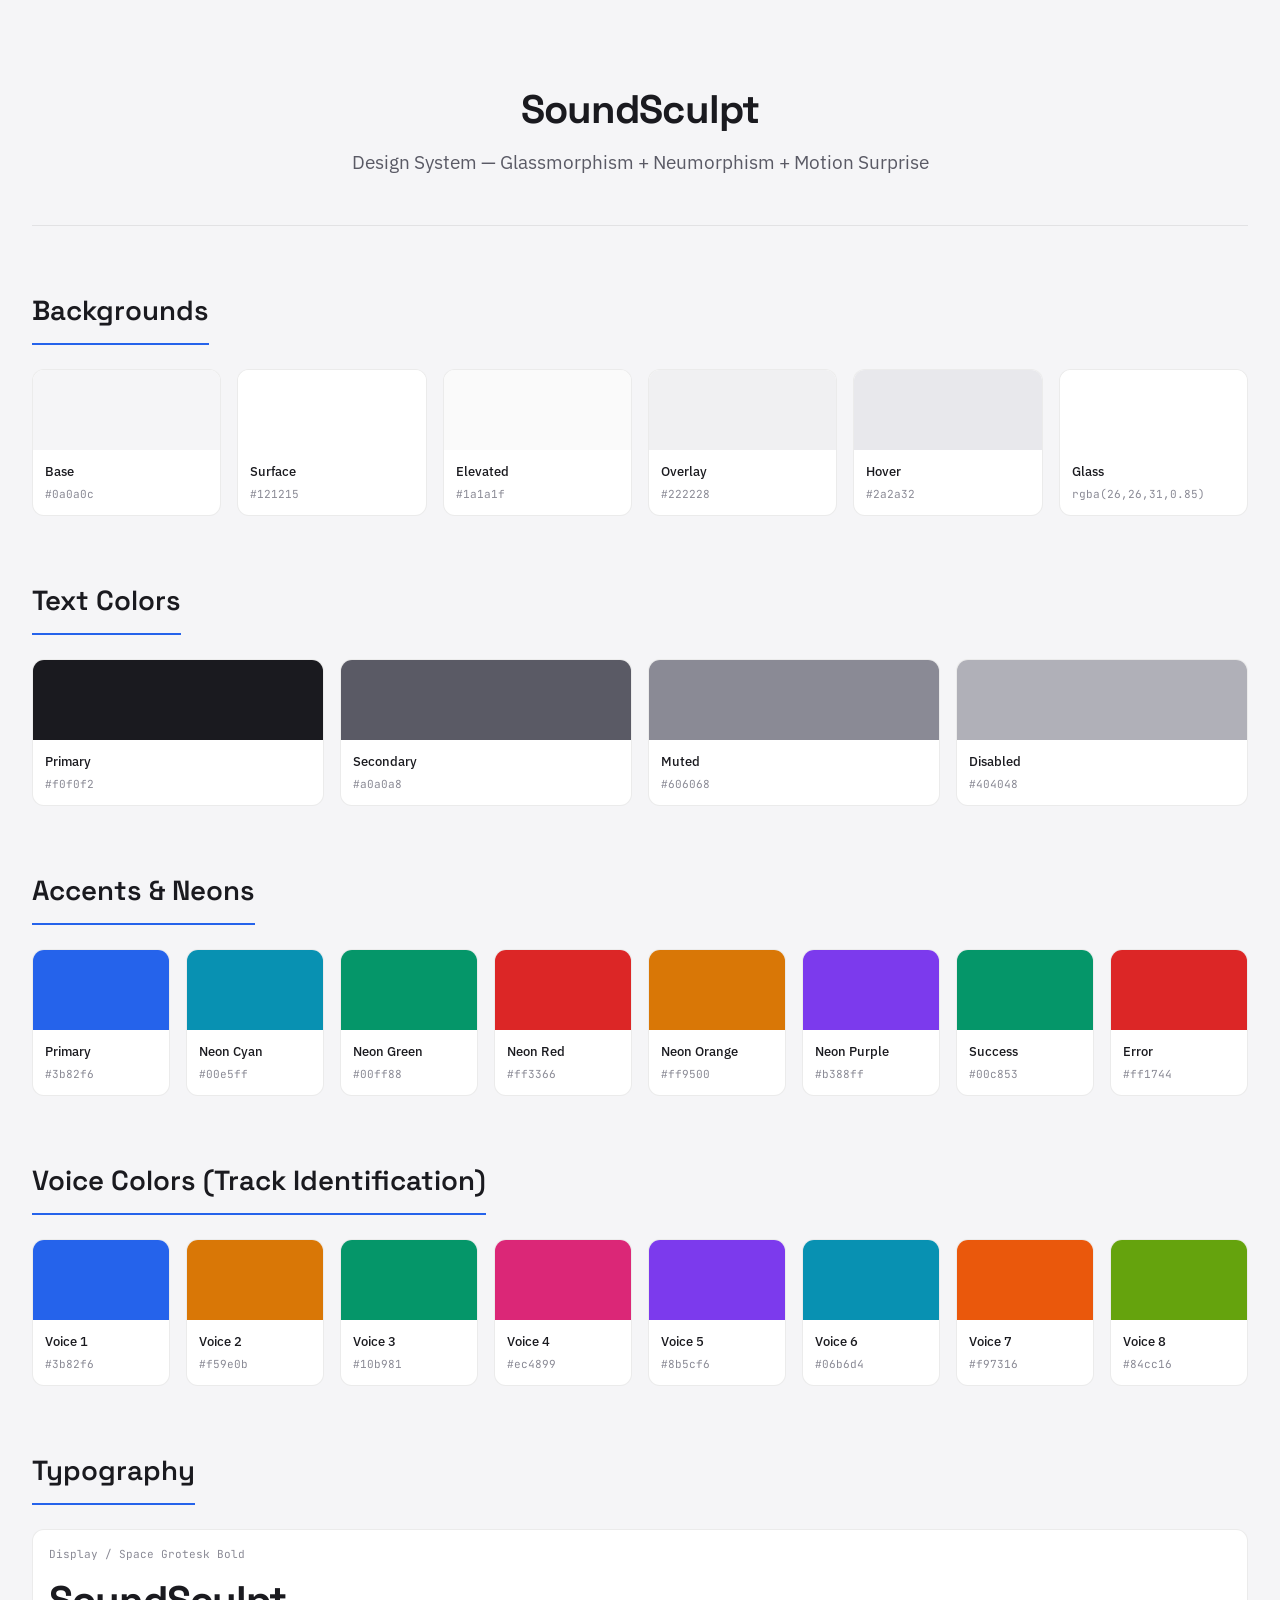
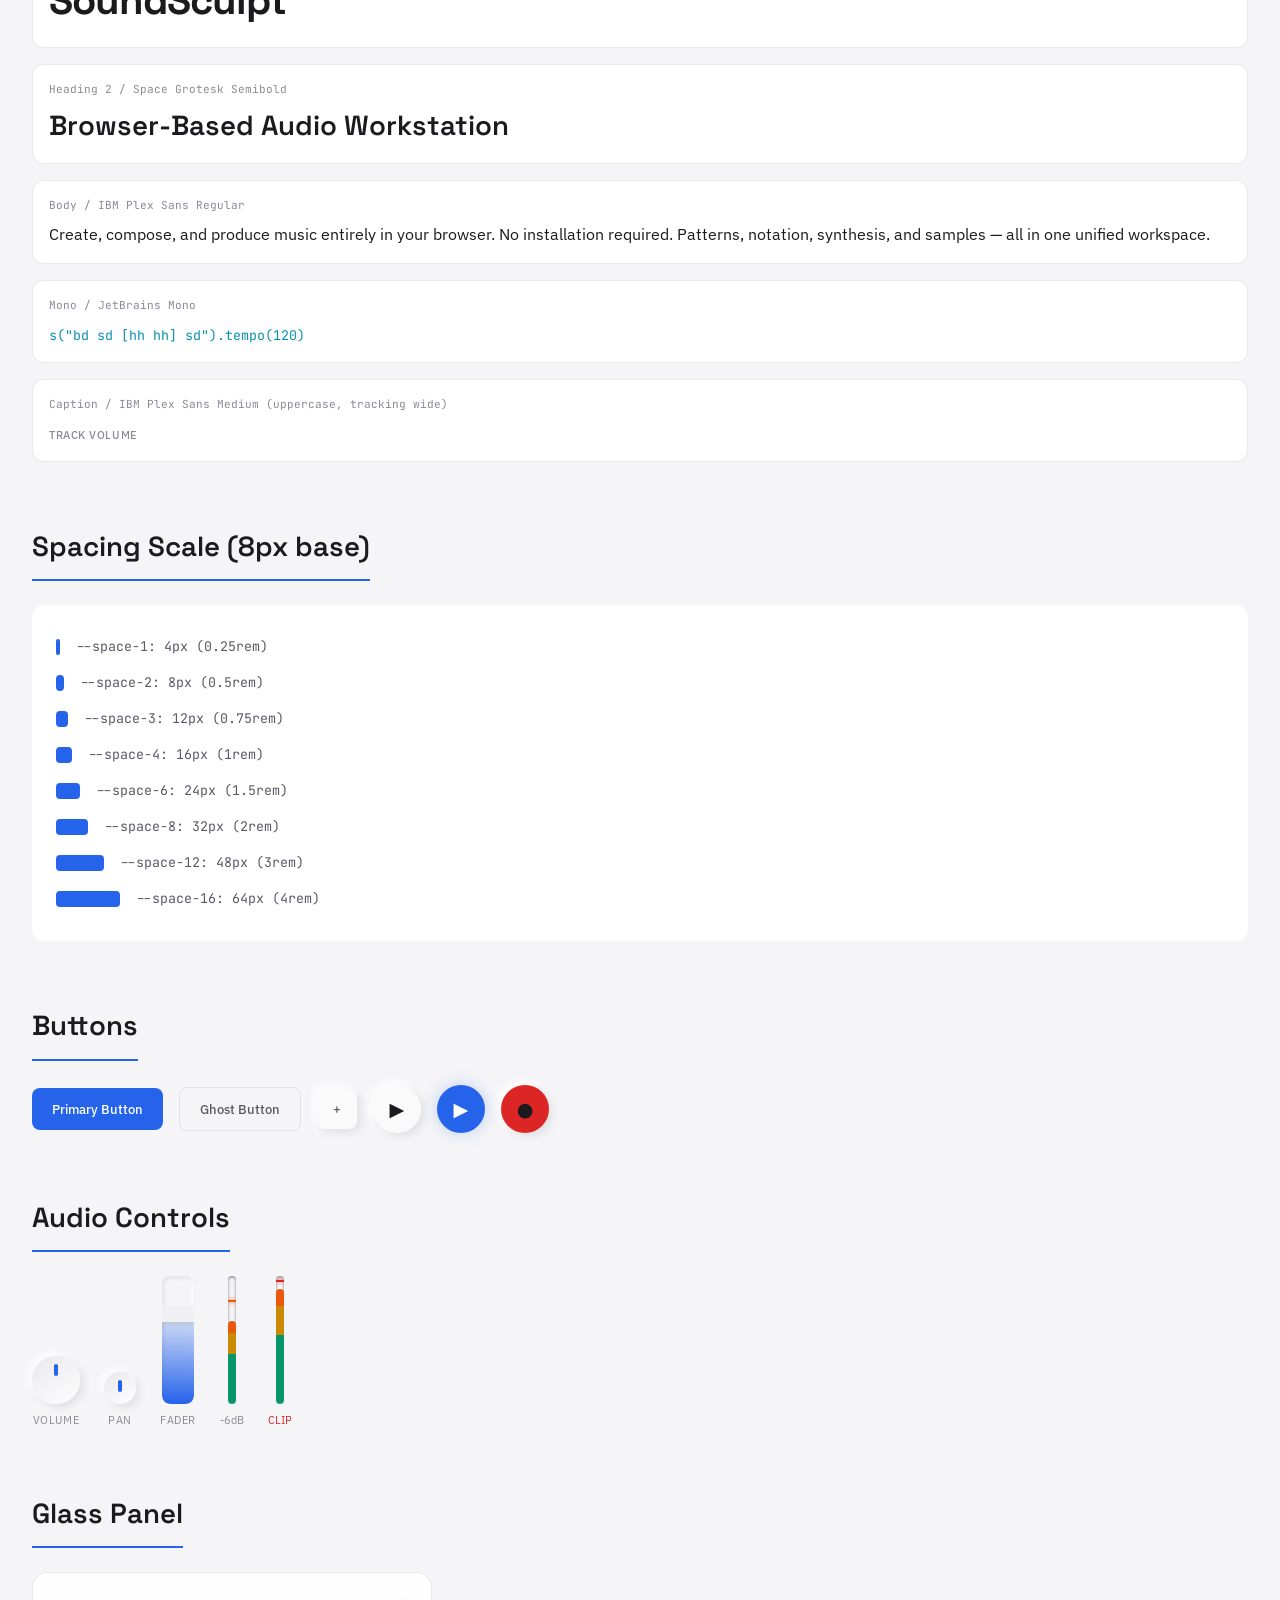
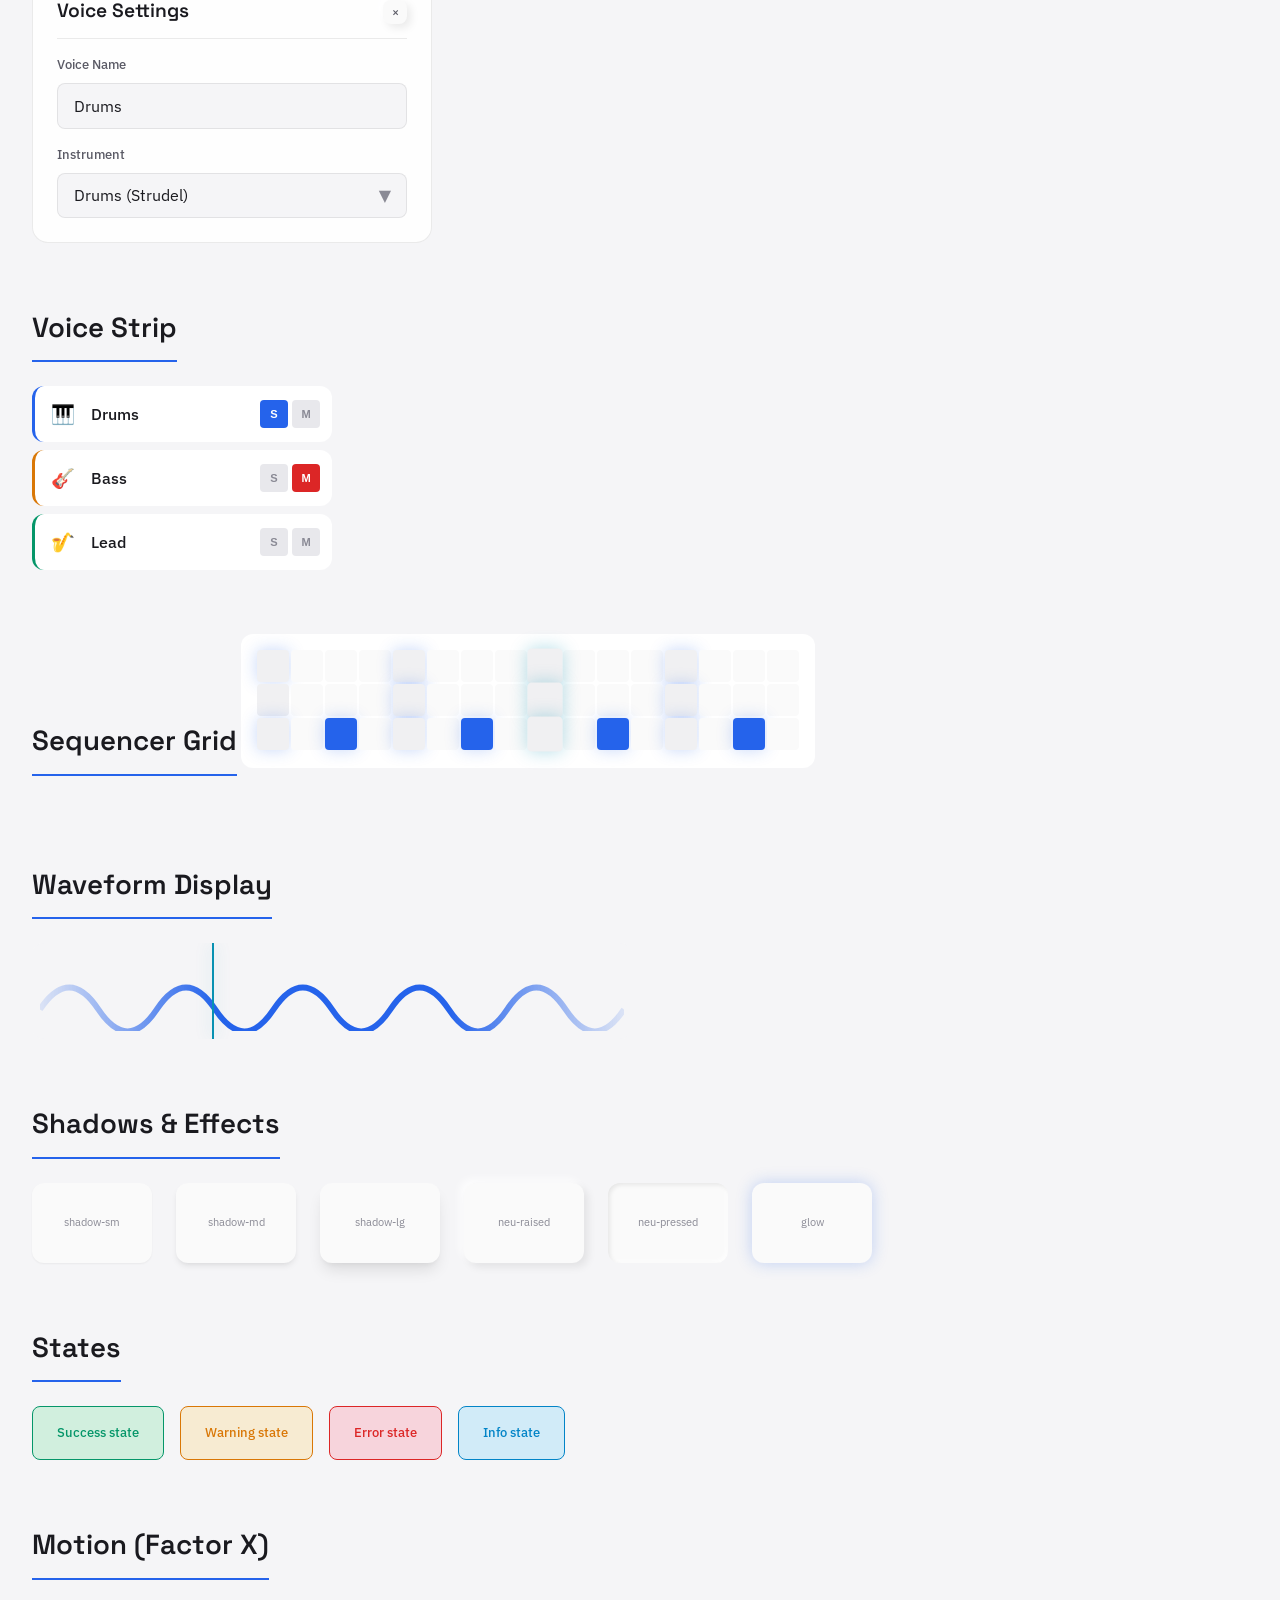
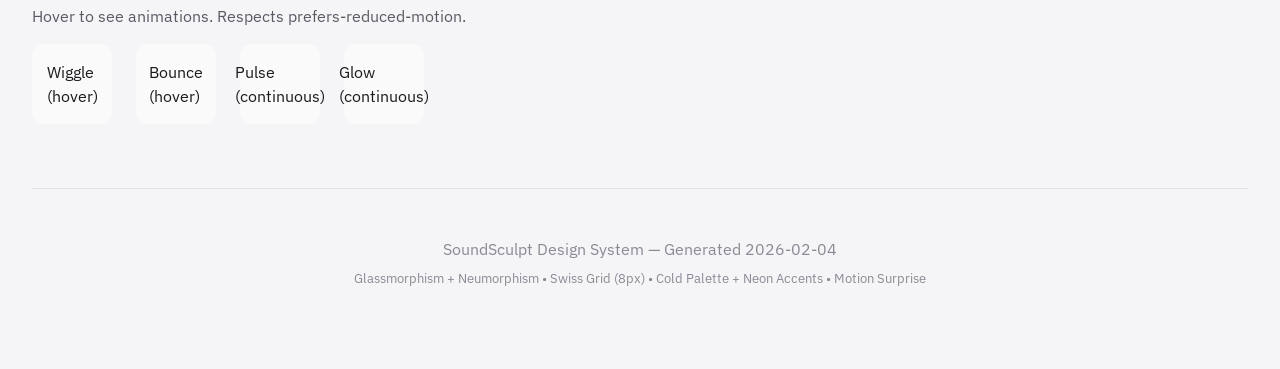
<file: .ui-craft/design-system.html>
<!DOCTYPE html>
<html lang="en">
<head>
  <meta charset="UTF-8">
  <meta name="viewport" content="width=device-width, initial-scale=1.0">
  <title>SoundSculpt Design System</title>
  <link rel="stylesheet" href="tokens.css">
  <link rel="preconnect" href="https://fonts.googleapis.com">
  <link rel="preconnect" href="https://fonts.gstatic.com" crossorigin>
  <link href="https://fonts.googleapis.com/css2?family=IBM+Plex+Sans:wght@300;400;500;600;700&family=JetBrains+Mono:wght@400;500&family=Space+Grotesk:wght@400;500;600;700&display=swap" rel="stylesheet">
  <style>
    /* Base reset */
    *, *::before, *::after {
      box-sizing: border-box;
      margin: 0;
      padding: 0;
    }

    html {
      font-size: 16px;
      scroll-behavior: smooth;
    }

    body {
      font-family: var(--font-body);
      font-size: var(--text-base);
      line-height: var(--leading-normal);
      color: var(--color-text-primary);
      background-color: var(--color-bg-base);
      min-height: 100vh;
    }

    /* Layout */
    .ds-container {
      max-width: 1400px;
      margin: 0 auto;
      padding: var(--space-8);
    }

    .ds-header {
      text-align: center;
      margin-bottom: var(--space-16);
      padding: var(--space-12) 0;
      border-bottom: 1px solid var(--color-glass-border);
    }

    .ds-header h1 {
      font-family: var(--font-display);
      font-size: var(--text-4xl);
      font-weight: var(--font-bold);
      letter-spacing: var(--tracking-tight);
      margin-bottom: var(--space-2);
    }

    .ds-header p {
      color: var(--color-text-secondary);
      font-size: var(--text-lg);
    }

    .ds-section {
      margin-bottom: var(--space-16);
    }

    .ds-section-title {
      font-family: var(--font-display);
      font-size: var(--text-2xl);
      font-weight: var(--font-semibold);
      margin-bottom: var(--space-6);
      padding-bottom: var(--space-3);
      border-bottom: 2px solid var(--color-primary);
      display: inline-block;
    }

    .ds-grid {
      display: grid;
      gap: var(--space-4);
    }

    .ds-grid-2 { grid-template-columns: repeat(2, 1fr); }
    .ds-grid-3 { grid-template-columns: repeat(3, 1fr); }
    .ds-grid-4 { grid-template-columns: repeat(4, 1fr); }
    .ds-grid-6 { grid-template-columns: repeat(6, 1fr); }
    .ds-grid-8 { grid-template-columns: repeat(8, 1fr); }

    @media (max-width: 1024px) {
      .ds-grid-4, .ds-grid-6, .ds-grid-8 { grid-template-columns: repeat(3, 1fr); }
    }
    @media (max-width: 768px) {
      .ds-grid-2, .ds-grid-3, .ds-grid-4, .ds-grid-6, .ds-grid-8 {
        grid-template-columns: repeat(2, 1fr);
      }
    }

    /* ============================================
       COLOR SWATCHES
       ============================================ */

    .color-swatch {
      display: flex;
      flex-direction: column;
      border-radius: var(--radius-lg);
      overflow: hidden;
      background: var(--color-bg-surface);
      border: 1px solid var(--color-glass-border);
    }

    .color-swatch-preview {
      height: 80px;
    }

    .color-swatch-info {
      padding: var(--space-3);
    }

    .color-swatch-name {
      font-size: var(--text-sm);
      font-weight: var(--font-medium);
      margin-bottom: var(--space-1);
    }

    .color-swatch-value {
      font-family: var(--font-mono);
      font-size: var(--text-xs);
      color: var(--color-text-muted);
    }

    /* ============================================
       TYPOGRAPHY SAMPLES
       ============================================ */

    .type-sample {
      padding: var(--space-4);
      background: var(--color-bg-surface);
      border-radius: var(--radius-lg);
      border: 1px solid var(--color-glass-border);
      margin-bottom: var(--space-4);
    }

    .type-sample-label {
      font-family: var(--font-mono);
      font-size: var(--text-xs);
      color: var(--color-text-muted);
      margin-bottom: var(--space-2);
    }

    /* ============================================
       SPACING VISUALIZATION
       ============================================ */

    .spacing-item {
      display: flex;
      align-items: center;
      gap: var(--space-4);
      padding: var(--space-2) 0;
    }

    .spacing-box {
      background: var(--color-primary);
      border-radius: var(--radius-sm);
      flex-shrink: 0;
    }

    .spacing-label {
      font-family: var(--font-mono);
      font-size: var(--text-sm);
      color: var(--color-text-secondary);
    }

    /* ============================================
       BUTTON COMPONENTS
       ============================================ */

    .btn {
      display: inline-flex;
      align-items: center;
      justify-content: center;
      gap: var(--space-2);
      font-family: var(--font-body);
      font-weight: var(--font-medium);
      border: none;
      cursor: pointer;
      transition:
        background-color var(--duration-fast) var(--ease-default),
        transform var(--duration-fast) var(--ease-bounce),
        box-shadow var(--duration-fast) var(--ease-default);
    }

    .btn:focus-visible {
      outline: 2px solid var(--color-primary);
      outline-offset: 2px;
    }

    .btn:active {
      transform: scale(0.97);
    }

    /* Primary button */
    .btn-primary {
      background: var(--color-primary);
      color: white;
      border-radius: var(--radius-md);
      padding: var(--space-3) var(--space-5);
      font-size: var(--text-sm);
      min-height: var(--size-button-md);
    }

    .btn-primary:hover {
      background: var(--color-primary-hover);
      box-shadow: var(--glow-primary);
    }

    /* Ghost button */
    .btn-ghost {
      background: transparent;
      color: var(--color-text-secondary);
      border: 1px solid var(--color-glass-border);
      border-radius: var(--radius-md);
      padding: var(--space-3) var(--space-5);
      font-size: var(--text-sm);
      min-height: var(--size-button-md);
    }

    .btn-ghost:hover {
      background: var(--color-bg-hover);
      color: var(--color-text-primary);
      border-color: var(--color-text-muted);
    }

    /* Icon button */
    .btn-icon {
      width: var(--size-button-md);
      height: var(--size-button-md);
      border-radius: var(--radius-md);
      background: var(--color-bg-elevated);
      color: var(--color-text-secondary);
      box-shadow: var(--shadow-neu-raised);
    }

    .btn-icon:hover {
      background: var(--color-bg-hover);
      color: var(--color-text-primary);
    }

    .btn-icon:active {
      box-shadow: var(--shadow-neu-pressed);
    }

    /* Transport buttons */
    .btn-transport {
      width: var(--size-button-lg);
      height: var(--size-button-lg);
      border-radius: var(--radius-full);
      background: var(--color-bg-elevated);
      color: var(--color-text-primary);
      font-size: var(--text-lg);
      box-shadow: var(--shadow-neu-raised);
    }

    .btn-transport:hover {
      background: var(--color-bg-hover);
    }

    .btn-transport:active {
      box-shadow: var(--shadow-neu-pressed);
    }

    .btn-transport.playing {
      background: var(--color-primary);
      color: white;
      box-shadow: var(--glow-primary);
    }

    .btn-transport.recording {
      background: var(--color-neon-red);
      animation: recording-pulse 1s infinite;
    }

    /* ============================================
       AUDIO CONTROLS
       ============================================ */

    .controls-row {
      display: flex;
      gap: var(--space-6);
      align-items: flex-end;
      flex-wrap: wrap;
    }

    /* Knob */
    .knob-container {
      display: flex;
      flex-direction: column;
      align-items: center;
      gap: var(--space-2);
    }

    .knob {
      width: var(--size-knob-md);
      height: var(--size-knob-md);
      border-radius: var(--radius-organic);
      background: linear-gradient(145deg, var(--color-bg-hover), var(--color-bg-surface));
      box-shadow: var(--shadow-neu-raised);
      position: relative;
      cursor: pointer;
      transition: box-shadow var(--duration-fast) var(--ease-default);
    }

    .knob::after {
      content: '';
      position: absolute;
      top: 8px;
      left: 50%;
      transform: translateX(-50%);
      width: 4px;
      height: 12px;
      background: var(--color-primary);
      border-radius: var(--radius-full);
    }

    .knob:hover {
      box-shadow: var(--shadow-neu-raised), var(--glow-primary);
    }

    .knob-label {
      font-size: var(--text-xs);
      color: var(--color-text-muted);
      text-transform: uppercase;
      letter-spacing: var(--tracking-wider);
    }

    /* Fader */
    .fader-container {
      display: flex;
      flex-direction: column;
      align-items: center;
      gap: var(--space-2);
    }

    .fader-track {
      width: var(--size-fader-width);
      height: var(--size-fader-height);
      background: var(--color-bg-base);
      border-radius: var(--radius-md);
      box-shadow: var(--shadow-neu-pressed);
      position: relative;
      overflow: hidden;
    }

    .fader-fill {
      position: absolute;
      bottom: 0;
      left: 0;
      right: 0;
      height: 70%;
      background: linear-gradient(to top, var(--color-primary), var(--color-primary-muted));
      border-radius: var(--radius-md);
    }

    .fader-handle {
      position: absolute;
      bottom: calc(70% - 8px);
      left: -4px;
      right: -4px;
      height: 16px;
      background: var(--color-bg-overlay);
      border-radius: var(--radius-sm);
      box-shadow: var(--shadow-md);
      cursor: grab;
    }

    .fader-label {
      font-size: var(--text-xs);
      color: var(--color-text-muted);
      text-transform: uppercase;
      letter-spacing: var(--tracking-wider);
    }

    /* VU Meter */
    .meter-container {
      display: flex;
      flex-direction: column;
      align-items: center;
      gap: var(--space-2);
    }

    .meter {
      width: var(--size-meter-width);
      height: var(--size-fader-height);
      background: var(--color-bg-base);
      border-radius: var(--radius-sm);
      box-shadow: inset 0 1px 3px rgba(0, 0, 0, 0.5);
      position: relative;
      overflow: hidden;
    }

    .meter-fill {
      position: absolute;
      bottom: 0;
      left: 0;
      right: 0;
      height: 65%;
      background: linear-gradient(
        to top,
        var(--color-meter-low) 0%,
        var(--color-meter-low) 60%,
        var(--color-meter-mid) 60%,
        var(--color-meter-mid) 85%,
        var(--color-meter-high) 85%,
        var(--color-meter-high) 100%
      );
      border-radius: var(--radius-sm);
    }

    .meter-peak {
      position: absolute;
      bottom: 80%;
      left: 0;
      right: 0;
      height: 2px;
      background: var(--color-meter-high);
      box-shadow: 0 0 4px var(--color-meter-high);
    }

    .meter-label {
      font-size: var(--text-xs);
      color: var(--color-text-muted);
    }

    /* ============================================
       GLASS PANELS
       ============================================ */

    .glass-panel {
      background: var(--color-glass-bg);
      backdrop-filter: blur(var(--blur-lg));
      -webkit-backdrop-filter: blur(var(--blur-lg));
      border: 1px solid var(--color-glass-border);
      border-radius: var(--radius-xl);
      padding: var(--space-6);
    }

    .glass-panel-header {
      display: flex;
      align-items: center;
      justify-content: space-between;
      margin-bottom: var(--space-4);
      padding-bottom: var(--space-3);
      border-bottom: 1px solid var(--color-glass-border);
    }

    .glass-panel-title {
      font-family: var(--font-display);
      font-size: var(--text-lg);
      font-weight: var(--font-semibold);
    }

    /* ============================================
       VOICE STRIP
       ============================================ */

    .voice-strip {
      display: flex;
      align-items: center;
      gap: var(--space-3);
      padding: var(--space-3);
      background: var(--color-bg-surface);
      border-radius: var(--radius-lg);
      border-left: 3px solid var(--color-voice-1);
      transition: background var(--duration-fast) var(--ease-default);
    }

    .voice-strip:hover {
      background: var(--color-bg-elevated);
    }

    .voice-strip-icon {
      width: 32px;
      height: 32px;
      display: flex;
      align-items: center;
      justify-content: center;
      font-size: var(--text-lg);
    }

    .voice-strip-name {
      flex: 1;
      font-weight: var(--font-medium);
    }

    .voice-strip-controls {
      display: flex;
      gap: var(--space-1);
    }

    .voice-btn {
      width: 28px;
      height: 28px;
      border: none;
      border-radius: var(--radius-sm);
      background: var(--color-bg-hover);
      color: var(--color-text-muted);
      font-size: var(--text-xs);
      font-weight: var(--font-bold);
      cursor: pointer;
      transition: all var(--duration-fast) var(--ease-default);
    }

    .voice-btn:hover {
      background: var(--color-bg-overlay);
      color: var(--color-text-primary);
    }

    .voice-btn.active {
      background: var(--color-primary);
      color: white;
    }

    .voice-btn.muted {
      background: var(--color-error);
      color: white;
    }

    /* ============================================
       SEQUENCER GRID
       ============================================ */

    .sequencer-row {
      display: flex;
      gap: 2px;
      margin-bottom: 2px;
    }

    .seq-cell {
      width: 32px;
      height: 32px;
      background: var(--color-bg-elevated);
      border-radius: var(--radius-sm);
      cursor: pointer;
      transition:
        background var(--duration-fast) var(--ease-default),
        transform var(--duration-fast) var(--ease-bounce);
    }

    .seq-cell:hover {
      background: var(--color-bg-hover);
    }

    .seq-cell.active {
      background: var(--color-primary);
      box-shadow: var(--glow-primary);
    }

    .seq-cell.playing {
      transform: scale(1.1);
      background: var(--color-neon-cyan);
      box-shadow: var(--glow-neon-cyan);
    }

    .seq-cell:nth-child(4n+1) {
      background: var(--color-bg-overlay);
    }

    .seq-cell:nth-child(4n+1):hover {
      background: var(--color-bg-hover);
    }

    /* ============================================
       WAVEFORM
       ============================================ */

    .waveform-container {
      background: var(--color-bg-base);
      border-radius: var(--radius-lg);
      padding: var(--space-2);
      position: relative;
      overflow: hidden;
    }

    .waveform {
      height: 80px;
      background:
        linear-gradient(90deg,
          var(--color-primary-muted) 0%,
          var(--color-primary) 30%,
          var(--color-primary) 70%,
          var(--color-primary-muted) 100%);
      mask-image: url("data:image/svg+xml,%3Csvg xmlns='http://www.w3.org/2000/svg' viewBox='0 0 200 40'%3E%3Cpath d='M0 20 Q10 5 20 20 T40 20 T60 20 T80 20 T100 20 T120 20 T140 20 T160 20 T180 20 T200 20' fill='none' stroke='white' stroke-width='2'/%3E%3C/svg%3E");
      mask-size: cover;
    }

    .playhead {
      position: absolute;
      top: 0;
      bottom: 0;
      left: 30%;
      width: 2px;
      background: var(--color-neon-cyan);
      box-shadow: var(--glow-neon-cyan);
      animation: playhead-glow 1s infinite;
    }

    /* ============================================
       FORM ELEMENTS
       ============================================ */

    .input-group {
      display: flex;
      flex-direction: column;
      gap: var(--space-2);
    }

    .input-label {
      font-size: var(--text-sm);
      font-weight: var(--font-medium);
      color: var(--color-text-secondary);
    }

    .input-text {
      background: var(--color-bg-base);
      border: 1px solid var(--color-glass-border);
      border-radius: var(--radius-md);
      padding: var(--space-3) var(--space-4);
      color: var(--color-text-primary);
      font-family: var(--font-body);
      font-size: var(--text-base);
      transition:
        border-color var(--duration-fast) var(--ease-default),
        box-shadow var(--duration-fast) var(--ease-default);
    }

    .input-text:focus {
      outline: none;
      border-color: var(--color-primary);
      box-shadow: 0 0 0 3px var(--color-primary-muted);
    }

    .input-text::placeholder {
      color: var(--color-text-muted);
    }

    .select-wrapper {
      position: relative;
    }

    .select {
      appearance: none;
      width: 100%;
      background: var(--color-bg-base);
      border: 1px solid var(--color-glass-border);
      border-radius: var(--radius-md);
      padding: var(--space-3) var(--space-8) var(--space-3) var(--space-4);
      color: var(--color-text-primary);
      font-family: var(--font-body);
      font-size: var(--text-base);
      cursor: pointer;
    }

    .select:focus {
      outline: none;
      border-color: var(--color-primary);
      box-shadow: 0 0 0 3px var(--color-primary-muted);
    }

    .select-arrow {
      position: absolute;
      right: var(--space-4);
      top: 50%;
      transform: translateY(-50%);
      color: var(--color-text-muted);
      pointer-events: none;
    }

    /* ============================================
       SHADOWS DEMO
       ============================================ */

    .shadow-demo {
      display: flex;
      gap: var(--space-6);
      flex-wrap: wrap;
    }

    .shadow-box {
      width: 120px;
      height: 80px;
      background: var(--color-bg-elevated);
      border-radius: var(--radius-lg);
      display: flex;
      align-items: center;
      justify-content: center;
      font-size: var(--text-xs);
      color: var(--color-text-muted);
    }

    /* ============================================
       STATES
       ============================================ */

    .states-grid {
      display: flex;
      gap: var(--space-4);
      flex-wrap: wrap;
    }

    .state-box {
      padding: var(--space-4) var(--space-6);
      border-radius: var(--radius-md);
      font-size: var(--text-sm);
      font-weight: var(--font-medium);
    }

    .state-success {
      background: rgba(0, 200, 83, 0.15);
      color: var(--color-success);
      border: 1px solid var(--color-success);
    }

    .state-warning {
      background: rgba(255, 171, 0, 0.15);
      color: var(--color-warning);
      border: 1px solid var(--color-warning);
    }

    .state-error {
      background: rgba(255, 23, 68, 0.15);
      color: var(--color-error);
      border: 1px solid var(--color-error);
    }

    .state-info {
      background: rgba(0, 176, 255, 0.15);
      color: var(--color-info);
      border: 1px solid var(--color-info);
    }

    /* ============================================
       MOTION DEMOS
       ============================================ */

    .motion-demo {
      display: flex;
      gap: var(--space-6);
      flex-wrap: wrap;
    }

    .motion-box {
      width: 80px;
      height: 80px;
      background: var(--color-bg-elevated);
      border-radius: var(--radius-lg);
      display: flex;
      align-items: center;
      justify-content: center;
      cursor: pointer;
      transition: all var(--duration-normal) var(--ease-default);
    }

    .motion-box:hover.wiggle {
      animation: var(--motion-wiggle);
    }

    .motion-box:hover.bounce {
      animation: var(--motion-bounce);
    }

    .motion-box.pulse {
      animation: var(--motion-pulse);
    }

    .motion-box.glow {
      animation: var(--motion-glow-pulse);
    }
  </style>
</head>
<body>
  <div class="ds-container">
    <!-- Header -->
    <header class="ds-header">
      <h1>SoundSculpt</h1>
      <p>Design System &mdash; Glassmorphism + Neumorphism + Motion Surprise</p>
    </header>

    <!-- Colors: Backgrounds -->
    <section class="ds-section">
      <h2 class="ds-section-title">Backgrounds</h2>
      <div class="ds-grid ds-grid-6">
        <div class="color-swatch">
          <div class="color-swatch-preview" style="background: var(--color-bg-base)"></div>
          <div class="color-swatch-info">
            <div class="color-swatch-name">Base</div>
            <div class="color-swatch-value">#0a0a0c</div>
          </div>
        </div>
        <div class="color-swatch">
          <div class="color-swatch-preview" style="background: var(--color-bg-surface)"></div>
          <div class="color-swatch-info">
            <div class="color-swatch-name">Surface</div>
            <div class="color-swatch-value">#121215</div>
          </div>
        </div>
        <div class="color-swatch">
          <div class="color-swatch-preview" style="background: var(--color-bg-elevated)"></div>
          <div class="color-swatch-info">
            <div class="color-swatch-name">Elevated</div>
            <div class="color-swatch-value">#1a1a1f</div>
          </div>
        </div>
        <div class="color-swatch">
          <div class="color-swatch-preview" style="background: var(--color-bg-overlay)"></div>
          <div class="color-swatch-info">
            <div class="color-swatch-name">Overlay</div>
            <div class="color-swatch-value">#222228</div>
          </div>
        </div>
        <div class="color-swatch">
          <div class="color-swatch-preview" style="background: var(--color-bg-hover)"></div>
          <div class="color-swatch-info">
            <div class="color-swatch-name">Hover</div>
            <div class="color-swatch-value">#2a2a32</div>
          </div>
        </div>
        <div class="color-swatch">
          <div class="color-swatch-preview" style="background: var(--color-glass-bg); backdrop-filter: blur(8px)"></div>
          <div class="color-swatch-info">
            <div class="color-swatch-name">Glass</div>
            <div class="color-swatch-value">rgba(26,26,31,0.85)</div>
          </div>
        </div>
      </div>
    </section>

    <!-- Colors: Text -->
    <section class="ds-section">
      <h2 class="ds-section-title">Text Colors</h2>
      <div class="ds-grid ds-grid-4">
        <div class="color-swatch">
          <div class="color-swatch-preview" style="background: var(--color-text-primary)"></div>
          <div class="color-swatch-info">
            <div class="color-swatch-name">Primary</div>
            <div class="color-swatch-value">#f0f0f2</div>
          </div>
        </div>
        <div class="color-swatch">
          <div class="color-swatch-preview" style="background: var(--color-text-secondary)"></div>
          <div class="color-swatch-info">
            <div class="color-swatch-name">Secondary</div>
            <div class="color-swatch-value">#a0a0a8</div>
          </div>
        </div>
        <div class="color-swatch">
          <div class="color-swatch-preview" style="background: var(--color-text-muted)"></div>
          <div class="color-swatch-info">
            <div class="color-swatch-name">Muted</div>
            <div class="color-swatch-value">#606068</div>
          </div>
        </div>
        <div class="color-swatch">
          <div class="color-swatch-preview" style="background: var(--color-text-disabled)"></div>
          <div class="color-swatch-info">
            <div class="color-swatch-name">Disabled</div>
            <div class="color-swatch-value">#404048</div>
          </div>
        </div>
      </div>
    </section>

    <!-- Colors: Accents -->
    <section class="ds-section">
      <h2 class="ds-section-title">Accents & Neons</h2>
      <div class="ds-grid ds-grid-8">
        <div class="color-swatch">
          <div class="color-swatch-preview" style="background: var(--color-primary)"></div>
          <div class="color-swatch-info">
            <div class="color-swatch-name">Primary</div>
            <div class="color-swatch-value">#3b82f6</div>
          </div>
        </div>
        <div class="color-swatch">
          <div class="color-swatch-preview" style="background: var(--color-neon-cyan)"></div>
          <div class="color-swatch-info">
            <div class="color-swatch-name">Neon Cyan</div>
            <div class="color-swatch-value">#00e5ff</div>
          </div>
        </div>
        <div class="color-swatch">
          <div class="color-swatch-preview" style="background: var(--color-neon-green)"></div>
          <div class="color-swatch-info">
            <div class="color-swatch-name">Neon Green</div>
            <div class="color-swatch-value">#00ff88</div>
          </div>
        </div>
        <div class="color-swatch">
          <div class="color-swatch-preview" style="background: var(--color-neon-red)"></div>
          <div class="color-swatch-info">
            <div class="color-swatch-name">Neon Red</div>
            <div class="color-swatch-value">#ff3366</div>
          </div>
        </div>
        <div class="color-swatch">
          <div class="color-swatch-preview" style="background: var(--color-neon-orange)"></div>
          <div class="color-swatch-info">
            <div class="color-swatch-name">Neon Orange</div>
            <div class="color-swatch-value">#ff9500</div>
          </div>
        </div>
        <div class="color-swatch">
          <div class="color-swatch-preview" style="background: var(--color-neon-purple)"></div>
          <div class="color-swatch-info">
            <div class="color-swatch-name">Neon Purple</div>
            <div class="color-swatch-value">#b388ff</div>
          </div>
        </div>
        <div class="color-swatch">
          <div class="color-swatch-preview" style="background: var(--color-success)"></div>
          <div class="color-swatch-info">
            <div class="color-swatch-name">Success</div>
            <div class="color-swatch-value">#00c853</div>
          </div>
        </div>
        <div class="color-swatch">
          <div class="color-swatch-preview" style="background: var(--color-error)"></div>
          <div class="color-swatch-info">
            <div class="color-swatch-name">Error</div>
            <div class="color-swatch-value">#ff1744</div>
          </div>
        </div>
      </div>
    </section>

    <!-- Voice Colors -->
    <section class="ds-section">
      <h2 class="ds-section-title">Voice Colors (Track Identification)</h2>
      <div class="ds-grid ds-grid-8">
        <div class="color-swatch">
          <div class="color-swatch-preview" style="background: var(--color-voice-1)"></div>
          <div class="color-swatch-info">
            <div class="color-swatch-name">Voice 1</div>
            <div class="color-swatch-value">#3b82f6</div>
          </div>
        </div>
        <div class="color-swatch">
          <div class="color-swatch-preview" style="background: var(--color-voice-2)"></div>
          <div class="color-swatch-info">
            <div class="color-swatch-name">Voice 2</div>
            <div class="color-swatch-value">#f59e0b</div>
          </div>
        </div>
        <div class="color-swatch">
          <div class="color-swatch-preview" style="background: var(--color-voice-3)"></div>
          <div class="color-swatch-info">
            <div class="color-swatch-name">Voice 3</div>
            <div class="color-swatch-value">#10b981</div>
          </div>
        </div>
        <div class="color-swatch">
          <div class="color-swatch-preview" style="background: var(--color-voice-4)"></div>
          <div class="color-swatch-info">
            <div class="color-swatch-name">Voice 4</div>
            <div class="color-swatch-value">#ec4899</div>
          </div>
        </div>
        <div class="color-swatch">
          <div class="color-swatch-preview" style="background: var(--color-voice-5)"></div>
          <div class="color-swatch-info">
            <div class="color-swatch-name">Voice 5</div>
            <div class="color-swatch-value">#8b5cf6</div>
          </div>
        </div>
        <div class="color-swatch">
          <div class="color-swatch-preview" style="background: var(--color-voice-6)"></div>
          <div class="color-swatch-info">
            <div class="color-swatch-name">Voice 6</div>
            <div class="color-swatch-value">#06b6d4</div>
          </div>
        </div>
        <div class="color-swatch">
          <div class="color-swatch-preview" style="background: var(--color-voice-7)"></div>
          <div class="color-swatch-info">
            <div class="color-swatch-name">Voice 7</div>
            <div class="color-swatch-value">#f97316</div>
          </div>
        </div>
        <div class="color-swatch">
          <div class="color-swatch-preview" style="background: var(--color-voice-8)"></div>
          <div class="color-swatch-info">
            <div class="color-swatch-name">Voice 8</div>
            <div class="color-swatch-value">#84cc16</div>
          </div>
        </div>
      </div>
    </section>

    <!-- Typography -->
    <section class="ds-section">
      <h2 class="ds-section-title">Typography</h2>

      <div class="type-sample">
        <div class="type-sample-label">Display / Space Grotesk Bold</div>
        <h1 style="font-family: var(--font-display); font-size: var(--text-4xl); font-weight: var(--font-bold); letter-spacing: var(--tracking-tight);">SoundSculpt</h1>
      </div>

      <div class="type-sample">
        <div class="type-sample-label">Heading 2 / Space Grotesk Semibold</div>
        <h2 style="font-family: var(--font-display); font-size: var(--text-2xl); font-weight: var(--font-semibold);">Browser-Based Audio Workstation</h2>
      </div>

      <div class="type-sample">
        <div class="type-sample-label">Body / IBM Plex Sans Regular</div>
        <p style="font-family: var(--font-body); font-size: var(--text-base); line-height: var(--leading-relaxed);">Create, compose, and produce music entirely in your browser. No installation required. Patterns, notation, synthesis, and samples &mdash; all in one unified workspace.</p>
      </div>

      <div class="type-sample">
        <div class="type-sample-label">Mono / JetBrains Mono</div>
        <code style="font-family: var(--font-mono); font-size: var(--text-sm); color: var(--color-neon-cyan);">s("bd sd [hh hh] sd").tempo(120)</code>
      </div>

      <div class="type-sample">
        <div class="type-sample-label">Caption / IBM Plex Sans Medium (uppercase, tracking wide)</div>
        <span style="font-family: var(--font-body); font-size: var(--text-xs); font-weight: var(--font-medium); text-transform: uppercase; letter-spacing: var(--tracking-wider); color: var(--color-text-muted);">Track Volume</span>
      </div>
    </section>

    <!-- Spacing -->
    <section class="ds-section">
      <h2 class="ds-section-title">Spacing Scale (8px base)</h2>
      <div style="background: var(--color-bg-surface); padding: var(--space-6); border-radius: var(--radius-lg);">
        <div class="spacing-item">
          <div class="spacing-box" style="width: 4px; height: 16px;"></div>
          <span class="spacing-label">--space-1: 4px (0.25rem)</span>
        </div>
        <div class="spacing-item">
          <div class="spacing-box" style="width: 8px; height: 16px;"></div>
          <span class="spacing-label">--space-2: 8px (0.5rem)</span>
        </div>
        <div class="spacing-item">
          <div class="spacing-box" style="width: 12px; height: 16px;"></div>
          <span class="spacing-label">--space-3: 12px (0.75rem)</span>
        </div>
        <div class="spacing-item">
          <div class="spacing-box" style="width: 16px; height: 16px;"></div>
          <span class="spacing-label">--space-4: 16px (1rem)</span>
        </div>
        <div class="spacing-item">
          <div class="spacing-box" style="width: 24px; height: 16px;"></div>
          <span class="spacing-label">--space-6: 24px (1.5rem)</span>
        </div>
        <div class="spacing-item">
          <div class="spacing-box" style="width: 32px; height: 16px;"></div>
          <span class="spacing-label">--space-8: 32px (2rem)</span>
        </div>
        <div class="spacing-item">
          <div class="spacing-box" style="width: 48px; height: 16px;"></div>
          <span class="spacing-label">--space-12: 48px (3rem)</span>
        </div>
        <div class="spacing-item">
          <div class="spacing-box" style="width: 64px; height: 16px;"></div>
          <span class="spacing-label">--space-16: 64px (4rem)</span>
        </div>
      </div>
    </section>

    <!-- Buttons -->
    <section class="ds-section">
      <h2 class="ds-section-title">Buttons</h2>
      <div style="display: flex; gap: var(--space-4); flex-wrap: wrap; align-items: center;">
        <button class="btn btn-primary">Primary Button</button>
        <button class="btn btn-ghost">Ghost Button</button>
        <button class="btn btn-icon">+</button>
        <button class="btn btn-transport">▶</button>
        <button class="btn btn-transport playing">▶</button>
        <button class="btn btn-transport recording">●</button>
      </div>
    </section>

    <!-- Audio Controls -->
    <section class="ds-section">
      <h2 class="ds-section-title">Audio Controls</h2>
      <div class="controls-row">
        <div class="knob-container">
          <div class="knob"></div>
          <span class="knob-label">Volume</span>
        </div>
        <div class="knob-container">
          <div class="knob" style="--size-knob-md: 2rem;"></div>
          <span class="knob-label">Pan</span>
        </div>
        <div class="fader-container">
          <div class="fader-track">
            <div class="fader-fill"></div>
            <div class="fader-handle"></div>
          </div>
          <span class="fader-label">Fader</span>
        </div>
        <div class="meter-container">
          <div class="meter">
            <div class="meter-fill"></div>
            <div class="meter-peak"></div>
          </div>
          <span class="meter-label">-6dB</span>
        </div>
        <div class="meter-container">
          <div class="meter">
            <div class="meter-fill" style="height: 90%"></div>
            <div class="meter-peak" style="bottom: 95%; background: var(--color-meter-clip);"></div>
          </div>
          <span class="meter-label" style="color: var(--color-error);">CLIP</span>
        </div>
      </div>
    </section>

    <!-- Glass Panel -->
    <section class="ds-section">
      <h2 class="ds-section-title">Glass Panel</h2>
      <div class="glass-panel" style="max-width: 400px;">
        <div class="glass-panel-header">
          <span class="glass-panel-title">Voice Settings</span>
          <button class="btn btn-icon" style="width: 24px; height: 24px; font-size: 12px;">×</button>
        </div>
        <div class="input-group" style="margin-bottom: var(--space-4);">
          <label class="input-label">Voice Name</label>
          <input type="text" class="input-text" placeholder="Drums" value="Drums">
        </div>
        <div class="input-group">
          <label class="input-label">Instrument</label>
          <div class="select-wrapper">
            <select class="select">
              <option>Drums (Strudel)</option>
              <option>Synth (Patch)</option>
              <option>Sample</option>
            </select>
            <span class="select-arrow">▼</span>
          </div>
        </div>
      </div>
    </section>

    <!-- Voice Strip -->
    <section class="ds-section">
      <h2 class="ds-section-title">Voice Strip</h2>
      <div style="display: flex; flex-direction: column; gap: var(--space-2); max-width: 300px;">
        <div class="voice-strip" style="border-left-color: var(--color-voice-1);">
          <span class="voice-strip-icon">🎹</span>
          <span class="voice-strip-name">Drums</span>
          <div class="voice-strip-controls">
            <button class="voice-btn active">S</button>
            <button class="voice-btn">M</button>
          </div>
        </div>
        <div class="voice-strip" style="border-left-color: var(--color-voice-2);">
          <span class="voice-strip-icon">🎸</span>
          <span class="voice-strip-name">Bass</span>
          <div class="voice-strip-controls">
            <button class="voice-btn">S</button>
            <button class="voice-btn muted">M</button>
          </div>
        </div>
        <div class="voice-strip" style="border-left-color: var(--color-voice-3);">
          <span class="voice-strip-icon">🎷</span>
          <span class="voice-strip-name">Lead</span>
          <div class="voice-strip-controls">
            <button class="voice-btn">S</button>
            <button class="voice-btn">M</button>
          </div>
        </div>
      </div>
    </section>

    <!-- Sequencer Grid -->
    <section class="ds-section">
      <h2 class="ds-section-title">Sequencer Grid</h2>
      <div style="background: var(--color-bg-surface); padding: var(--space-4); border-radius: var(--radius-lg); display: inline-block;">
        <div class="sequencer-row">
          <div class="seq-cell active"></div>
          <div class="seq-cell"></div>
          <div class="seq-cell"></div>
          <div class="seq-cell"></div>
          <div class="seq-cell active"></div>
          <div class="seq-cell"></div>
          <div class="seq-cell"></div>
          <div class="seq-cell"></div>
          <div class="seq-cell active playing"></div>
          <div class="seq-cell"></div>
          <div class="seq-cell"></div>
          <div class="seq-cell"></div>
          <div class="seq-cell active"></div>
          <div class="seq-cell"></div>
          <div class="seq-cell"></div>
          <div class="seq-cell"></div>
        </div>
        <div class="sequencer-row">
          <div class="seq-cell"></div>
          <div class="seq-cell"></div>
          <div class="seq-cell"></div>
          <div class="seq-cell"></div>
          <div class="seq-cell active"></div>
          <div class="seq-cell"></div>
          <div class="seq-cell"></div>
          <div class="seq-cell"></div>
          <div class="seq-cell playing"></div>
          <div class="seq-cell"></div>
          <div class="seq-cell"></div>
          <div class="seq-cell"></div>
          <div class="seq-cell active"></div>
          <div class="seq-cell"></div>
          <div class="seq-cell"></div>
          <div class="seq-cell"></div>
        </div>
        <div class="sequencer-row">
          <div class="seq-cell active"></div>
          <div class="seq-cell"></div>
          <div class="seq-cell active"></div>
          <div class="seq-cell"></div>
          <div class="seq-cell active"></div>
          <div class="seq-cell"></div>
          <div class="seq-cell active"></div>
          <div class="seq-cell"></div>
          <div class="seq-cell active playing"></div>
          <div class="seq-cell"></div>
          <div class="seq-cell active"></div>
          <div class="seq-cell"></div>
          <div class="seq-cell active"></div>
          <div class="seq-cell"></div>
          <div class="seq-cell active"></div>
          <div class="seq-cell"></div>
        </div>
      </div>
    </section>

    <!-- Waveform -->
    <section class="ds-section">
      <h2 class="ds-section-title">Waveform Display</h2>
      <div class="waveform-container" style="max-width: 600px;">
        <div class="waveform"></div>
        <div class="playhead"></div>
      </div>
    </section>

    <!-- Shadows -->
    <section class="ds-section">
      <h2 class="ds-section-title">Shadows & Effects</h2>
      <div class="shadow-demo">
        <div class="shadow-box" style="box-shadow: var(--shadow-sm);">shadow-sm</div>
        <div class="shadow-box" style="box-shadow: var(--shadow-md);">shadow-md</div>
        <div class="shadow-box" style="box-shadow: var(--shadow-lg);">shadow-lg</div>
        <div class="shadow-box" style="box-shadow: var(--shadow-neu-raised);">neu-raised</div>
        <div class="shadow-box" style="box-shadow: var(--shadow-neu-pressed);">neu-pressed</div>
        <div class="shadow-box" style="box-shadow: var(--glow-primary);">glow</div>
      </div>
    </section>

    <!-- States -->
    <section class="ds-section">
      <h2 class="ds-section-title">States</h2>
      <div class="states-grid">
        <div class="state-box state-success">Success state</div>
        <div class="state-box state-warning">Warning state</div>
        <div class="state-box state-error">Error state</div>
        <div class="state-box state-info">Info state</div>
      </div>
    </section>

    <!-- Motion -->
    <section class="ds-section">
      <h2 class="ds-section-title">Motion (Factor X)</h2>
      <p style="color: var(--color-text-secondary); margin-bottom: var(--space-4);">Hover to see animations. Respects prefers-reduced-motion.</p>
      <div class="motion-demo">
        <div class="motion-box wiggle">Wiggle<br>(hover)</div>
        <div class="motion-box bounce">Bounce<br>(hover)</div>
        <div class="motion-box pulse">Pulse<br>(continuous)</div>
        <div class="motion-box glow">Glow<br>(continuous)</div>
      </div>
    </section>

    <!-- Footer -->
    <footer style="text-align: center; padding: var(--space-12) 0; border-top: 1px solid var(--color-glass-border); color: var(--color-text-muted);">
      <p>SoundSculpt Design System &mdash; Generated 2026-02-04</p>
      <p style="font-size: var(--text-sm); margin-top: var(--space-2);">Glassmorphism + Neumorphism &bull; Swiss Grid (8px) &bull; Cold Palette + Neon Accents &bull; Motion Surprise</p>
    </footer>
  </div>
</body>
</html>
</file>
<file: .ui-craft/tokens.css>
/**
 * SoundSculpt Design System Tokens
 * Generated: 2026-02-04
 * Mode: Hybrid
 * Style: Glassmorphism + Neumorphism
 * Factor X: Motion Surprise
 */

:root {
  /* ============================================
     COLOR SYSTEM
     Dark mode native, cold palette, neon accents
     ============================================ */

  /* Background layers (darkest to lightest) */
  --color-bg-base: #0a0a0c;
  --color-bg-surface: #121215;
  --color-bg-elevated: #1a1a1f;
  --color-bg-overlay: #222228;
  --color-bg-hover: #2a2a32;

  /* Glass surfaces (for panels, modals) */
  --color-glass-bg: rgba(26, 26, 31, 0.85);
  --color-glass-border: rgba(255, 255, 255, 0.08);
  --color-glass-highlight: rgba(255, 255, 255, 0.04);

  /* Text hierarchy */
  --color-text-primary: #f0f0f2;
  --color-text-secondary: #a0a0a8;
  --color-text-muted: #606068;
  --color-text-disabled: #404048;

  /* Primary accent (interactive elements) */
  --color-primary: #3b82f6;
  --color-primary-hover: #60a5fa;
  --color-primary-active: #2563eb;
  --color-primary-muted: rgba(59, 130, 246, 0.15);

  /* Neon accents (feedback, meters, recording) */
  --color-neon-cyan: #00e5ff;
  --color-neon-green: #00ff88;
  --color-neon-red: #ff3366;
  --color-neon-orange: #ff9500;
  --color-neon-purple: #b388ff;

  /* Semantic colors */
  --color-success: #00c853;
  --color-warning: #ffab00;
  --color-error: #ff1744;
  --color-info: #00b0ff;

  /* Meter colors (audio levels) */
  --color-meter-low: #00ff88;
  --color-meter-mid: #ffdd00;
  --color-meter-high: #ff6600;
  --color-meter-clip: #ff1744;

  /* Voice colors (for multi-track identification) */
  --color-voice-1: #3b82f6;
  --color-voice-2: #f59e0b;
  --color-voice-3: #10b981;
  --color-voice-4: #ec4899;
  --color-voice-5: #8b5cf6;
  --color-voice-6: #06b6d4;
  --color-voice-7: #f97316;
  --color-voice-8: #84cc16;

  /* Transparency variants (for consistent alpha usage) */
  --alpha-overlay-heavy: 0.8;
  --alpha-overlay-medium: 0.5;
  --alpha-overlay-light: 0.3;
  --alpha-muted: 0.15;
  --alpha-subtle: 0.1;
  --alpha-hint: 0.05;

  /* Composite transparent colors (dark mode) */
  --color-overlay-bg: rgba(0, 0, 0, 0.8);
  --color-shadow-dark: rgba(0, 0, 0, 0.5);
  --color-shadow-medium: rgba(0, 0, 0, 0.3);
  --color-shadow-light: rgba(0, 0, 0, 0.1);
  --color-highlight-strong: rgba(255, 255, 255, 0.2);
  --color-highlight-medium: rgba(255, 255, 255, 0.1);
  --color-highlight-subtle: rgba(255, 255, 255, 0.05);
  --color-highlight-hint: rgba(255, 255, 255, 0.03);

  /* Neon color variants with transparency */
  --color-neon-red-muted: rgba(255, 51, 102, 0.2);
  --color-neon-red-subtle: rgba(255, 51, 102, 0.1);
  --color-neon-red-glow: rgba(255, 51, 102, 0.4);
  --color-neon-green-glow: rgba(0, 255, 136, 0.3);
  --color-neon-cyan-glow: rgba(0, 229, 255, 0.3);

  /* Primary color variants */
  --color-primary-subtle: rgba(59, 130, 246, 0.1);
  --color-primary-light: rgba(59, 130, 246, 0.25);
  --color-primary-glow: rgba(59, 130, 246, 0.3);

  /* Content backgrounds (for notation, documents that need light bg) */
  --color-content-bg: #fefefe;
  --color-content-bg-alt: #f8f8fa;

  /* ============================================
     TYPOGRAPHY
     Distinctive, readable, technical feel
     ============================================ */

  /* Font families */
  --font-display: 'Space Grotesk', system-ui, sans-serif;
  --font-body: 'IBM Plex Sans', system-ui, sans-serif;
  --font-mono: 'JetBrains Mono', 'Fira Code', monospace;

  /* Font sizes (modular scale 1.2) */
  --text-xs: 0.694rem;    /* 11px */
  --text-sm: 0.833rem;    /* 13px */
  --text-base: 1rem;      /* 16px */
  --text-lg: 1.2rem;      /* 19px */
  --text-xl: 1.44rem;     /* 23px */
  --text-2xl: 1.728rem;   /* 28px */
  --text-3xl: 2.074rem;   /* 33px */
  --text-4xl: 2.488rem;   /* 40px */

  /* Font weights */
  --font-light: 300;
  --font-regular: 400;
  --font-medium: 500;
  --font-semibold: 600;
  --font-bold: 700;

  /* Line heights */
  --leading-none: 1;
  --leading-tight: 1.2;
  --leading-snug: 1.375;
  --leading-normal: 1.5;
  --leading-relaxed: 1.625;

  /* Letter spacing */
  --tracking-tight: -0.025em;
  --tracking-normal: 0;
  --tracking-wide: 0.025em;
  --tracking-wider: 0.05em;
  --tracking-widest: 0.1em;

  /* ============================================
     SPACING
     8px base grid (Swiss)
     ============================================ */

  --space-0: 0;
  --space-1: 0.25rem;     /* 4px */
  --space-2: 0.5rem;      /* 8px */
  --space-3: 0.75rem;     /* 12px */
  --space-4: 1rem;        /* 16px */
  --space-5: 1.25rem;     /* 20px */
  --space-6: 1.5rem;      /* 24px */
  --space-8: 2rem;        /* 32px */
  --space-10: 2.5rem;     /* 40px */
  --space-12: 3rem;       /* 48px */
  --space-16: 4rem;       /* 64px */
  --space-20: 5rem;       /* 80px */
  --space-24: 6rem;       /* 96px */

  /* Component-specific spacing */
  --space-control-gap: var(--space-2);
  --space-panel-padding: var(--space-4);
  --space-section-gap: var(--space-6);

  /* ============================================
     SIZING
     ============================================ */

  /* Touch targets (minimum 44px) */
  --size-touch-min: 2.75rem;    /* 44px */
  --size-button-sm: 2rem;       /* 32px */
  --size-button-md: 2.5rem;     /* 40px */
  --size-button-lg: 3rem;       /* 48px */

  /* Controls */
  --size-knob-sm: 2rem;         /* 32px */
  --size-knob-md: 3rem;         /* 48px */
  --size-knob-lg: 4rem;         /* 64px */
  --size-fader-width: 2rem;     /* 32px */
  --size-fader-height: 8rem;    /* 128px */
  --size-meter-width: 0.5rem;   /* 8px */

  /* Layout */
  --size-sidebar: 14rem;        /* 224px */
  --size-voice-panel: 12rem;    /* 192px */
  --size-transport-height: 3.5rem; /* 56px */
  --size-toolbar-height: 2.5rem;   /* 40px */

  /* ============================================
     BORDERS & RADIUS
     Geometric primary, organic for audio controls
     ============================================ */

  /* Border widths */
  --border-thin: 1px;
  --border-medium: 2px;
  --border-thick: 3px;

  /* Border radius (geometric) */
  --radius-none: 0;
  --radius-sm: 0.25rem;   /* 4px */
  --radius-md: 0.5rem;    /* 8px */
  --radius-lg: 0.75rem;   /* 12px */
  --radius-xl: 1rem;      /* 16px */
  --radius-2xl: 1.5rem;   /* 24px */
  --radius-full: 9999px;

  /* Organic radius (for knobs, meters) */
  --radius-organic: 50%;

  /* ============================================
     SHADOWS & EFFECTS
     Glassmorphism + Neumorphism
     ============================================ */

  /* Elevation shadows */
  --shadow-sm: 0 1px 2px rgba(0, 0, 0, 0.3);
  --shadow-md: 0 4px 6px -1px rgba(0, 0, 0, 0.4), 0 2px 4px -2px rgba(0, 0, 0, 0.3);
  --shadow-lg: 0 10px 15px -3px rgba(0, 0, 0, 0.5), 0 4px 6px -4px rgba(0, 0, 0, 0.4);
  --shadow-xl: 0 20px 25px -5px rgba(0, 0, 0, 0.5), 0 8px 10px -6px rgba(0, 0, 0, 0.4);

  /* Neumorphic shadows (for controls) */
  --shadow-neu-raised:
    4px 4px 8px rgba(0, 0, 0, 0.5),
    -2px -2px 6px rgba(255, 255, 255, 0.03);
  --shadow-neu-pressed:
    inset 2px 2px 4px rgba(0, 0, 0, 0.5),
    inset -1px -1px 3px rgba(255, 255, 255, 0.03);
  --shadow-neu-flat:
    1px 1px 2px rgba(0, 0, 0, 0.3),
    -1px -1px 2px rgba(255, 255, 255, 0.02);

  /* Component-specific shadows */
  --shadow-btn-sm:
    2px 2px 4px rgba(0, 0, 0, 0.4),
    -1px -1px 3px rgba(255, 255, 255, 0.03);
  --shadow-btn-sm-hover:
    3px 3px 6px rgba(0, 0, 0, 0.5),
    -1px -1px 4px rgba(255, 255, 255, 0.04);
  --shadow-slider-track:
    inset 1px 1px 3px rgba(0, 0, 0, 0.5),
    inset -1px -1px 2px rgba(255, 255, 255, 0.03);
  --shadow-slider-thumb:
    2px 2px 4px rgba(0, 0, 0, 0.5),
    -1px -1px 2px rgba(255, 255, 255, 0.05),
    inset 0 1px 0 rgba(255, 255, 255, 0.1);
  --shadow-slider-thumb-hover:
    3px 3px 6px rgba(0, 0, 0, 0.6),
    -1px -1px 3px rgba(255, 255, 255, 0.06),
    inset 0 1px 0 rgba(255, 255, 255, 0.15);
  --shadow-sidebar: 2px 0 8px rgba(0, 0, 0, 0.3);
  --shadow-dropdown: 0 2px 4px rgba(0, 0, 0, 0.3);
  --shadow-card: 0 2px 8px rgba(0, 0, 0, 0.4);
  --shadow-step-inner:
    inset 0 1px 0 rgba(255, 255, 255, 0.2),
    inset 0 -1px 0 rgba(0, 0, 0, 0.2);
  --border-sidebar: rgba(255, 255, 255, 0.12);

  /* Slider gradient */
  --gradient-slider-thumb: linear-gradient(135deg, var(--color-bg-overlay) 0%, var(--color-bg-elevated) 100%);

  /* Glow effects (for active states, meters) */
  --glow-primary: 0 0 20px rgba(59, 130, 246, 0.4);
  --glow-neon-cyan: 0 0 20px rgba(0, 229, 255, 0.5);
  --glow-neon-green: 0 0 20px rgba(0, 255, 136, 0.5);
  --glow-neon-red: 0 0 20px rgba(255, 51, 102, 0.5);

  /* Glass blur */
  --blur-sm: 4px;
  --blur-md: 8px;
  --blur-lg: 16px;
  --blur-xl: 24px;

  /* ============================================
     TRANSITIONS & MOTION
     Factor X: Motion Surprise
     ============================================ */

  /* Timing functions */
  --ease-default: cubic-bezier(0.4, 0, 0.2, 1);
  --ease-in: cubic-bezier(0.4, 0, 1, 1);
  --ease-out: cubic-bezier(0, 0, 0.2, 1);
  --ease-in-out: cubic-bezier(0.4, 0, 0.2, 1);
  --ease-bounce: cubic-bezier(0.34, 1.56, 0.64, 1);
  --ease-elastic: cubic-bezier(0.68, -0.55, 0.265, 1.55);

  /* Durations */
  --duration-instant: 50ms;
  --duration-fast: 100ms;
  --duration-normal: 200ms;
  --duration-slow: 300ms;
  --duration-slower: 500ms;

  /* Motion tokens (for Factor X surprises) */
  --motion-wiggle: wiggle 0.4s var(--ease-elastic);
  --motion-pulse: pulse 2s var(--ease-in-out) infinite;
  --motion-bounce: bounce 0.3s var(--ease-bounce);
  --motion-glow-pulse: glow-pulse 1.5s var(--ease-in-out) infinite;

  /* ============================================
     Z-INDEX SCALE
     ============================================ */

  --z-base: 0;
  --z-dropdown: 100;
  --z-sticky: 200;
  --z-overlay: 300;
  --z-modal: 400;
  --z-popover: 500;
  --z-tooltip: 600;
  --z-toast: 700;

  /* ============================================
     BREAKPOINTS (as CSS custom properties for reference)
     ============================================ */

  --bp-sm: 640px;
  --bp-md: 768px;
  --bp-lg: 1024px;
  --bp-xl: 1280px;
  --bp-2xl: 1536px;
}

/* ============================================
   KEYFRAME ANIMATIONS (Factor X: Motion Surprise)
   ============================================ */

@keyframes wiggle {
  0%, 100% { transform: rotate(0deg); }
  25% { transform: rotate(-3deg); }
  75% { transform: rotate(3deg); }
}

@keyframes pulse {
  0%, 100% { opacity: 1; }
  50% { opacity: 0.7; }
}

@keyframes bounce {
  0% { transform: scale(1); }
  50% { transform: scale(0.95); }
  100% { transform: scale(1); }
}

@keyframes glow-pulse {
  0%, 100% { box-shadow: var(--glow-primary); }
  50% { box-shadow: 0 0 30px rgba(59, 130, 246, 0.6); }
}

@keyframes meter-flash {
  0%, 100% { opacity: 1; }
  50% { opacity: 0.5; }
}

@keyframes recording-pulse {
  0%, 100% {
    background-color: var(--color-neon-red);
    box-shadow: 0 0 10px var(--color-neon-red);
  }
  50% {
    background-color: #cc2952;
    box-shadow: 0 0 20px var(--color-neon-red);
  }
}

@keyframes playhead-glow {
  0%, 100% { box-shadow: 0 0 8px var(--color-neon-cyan); }
  50% { box-shadow: 0 0 16px var(--color-neon-cyan); }
}

/* ============================================
   REDUCED MOTION
   ============================================ */

@media (prefers-reduced-motion: reduce) {
  *,
  *::before,
  *::after {
    animation-duration: 0.01ms !important;
    animation-iteration-count: 1 !important;
    transition-duration: 0.01ms !important;
  }
}

/* ============================================
   HIGH CONTRAST MODE
   ============================================ */

@media (prefers-contrast: high) {
  :root {
    --color-bg-base: #000000;
    --color-bg-surface: #0a0a0a;
    --color-bg-elevated: #141414;
    --color-text-primary: #ffffff;
    --color-text-secondary: #e0e0e0;
    --color-glass-border: rgba(255, 255, 255, 0.2);
    --border-thin: 2px;
  }
}

/* ============================================
   LIGHT MODE
   Activated via data-theme="light" or system preference
   ============================================ */

[data-theme="light"],
:root:has([data-theme="light"]) {
  /* Background layers (lightest to mid) */
  --color-bg-base: #f5f5f7;
  --color-bg-surface: #ffffff;
  --color-bg-elevated: #fafafa;
  --color-bg-overlay: #f0f0f2;
  --color-bg-hover: #e8e8ec;

  /* Glass surfaces */
  --color-glass-bg: rgba(255, 255, 255, 0.85);
  --color-glass-border: rgba(0, 0, 0, 0.08);
  --color-glass-highlight: rgba(255, 255, 255, 0.5);

  /* Text hierarchy */
  --color-text-primary: #1a1a1f;
  --color-text-secondary: #5a5a65;
  --color-text-muted: #8a8a95;
  --color-text-disabled: #b0b0b8;

  /* Primary accent (slightly darker for contrast) */
  --color-primary: #2563eb;
  --color-primary-hover: #3b82f6;
  --color-primary-active: #1d4ed8;
  --color-primary-muted: rgba(37, 99, 235, 0.12);

  /* Neon accents (desaturated for light mode) */
  --color-neon-cyan: #0891b2;
  --color-neon-green: #059669;
  --color-neon-red: #dc2626;
  --color-neon-orange: #d97706;
  --color-neon-purple: #7c3aed;

  /* Semantic colors (adjusted for light bg) */
  --color-success: #059669;
  --color-warning: #d97706;
  --color-error: #dc2626;
  --color-info: #0284c7;

  /* Meter colors */
  --color-meter-low: #059669;
  --color-meter-mid: #ca8a04;
  --color-meter-high: #ea580c;
  --color-meter-clip: #dc2626;

  /* Voice colors (slightly desaturated) */
  --color-voice-1: #2563eb;
  --color-voice-2: #d97706;
  --color-voice-3: #059669;
  --color-voice-4: #db2777;
  --color-voice-5: #7c3aed;
  --color-voice-6: #0891b2;
  --color-voice-7: #ea580c;
  --color-voice-8: #65a30d;

  /* Composite transparent colors (light mode) */
  --color-overlay-bg: rgba(0, 0, 0, 0.6);
  --color-shadow-dark: rgba(0, 0, 0, 0.15);
  --color-shadow-medium: rgba(0, 0, 0, 0.1);
  --color-shadow-light: rgba(0, 0, 0, 0.05);
  --color-highlight-strong: rgba(255, 255, 255, 0.9);
  --color-highlight-medium: rgba(255, 255, 255, 0.6);
  --color-highlight-subtle: rgba(255, 255, 255, 0.4);
  --color-highlight-hint: rgba(255, 255, 255, 0.2);

  /* Neon color variants with transparency (light mode) */
  --color-neon-red-muted: rgba(220, 38, 38, 0.15);
  --color-neon-red-subtle: rgba(220, 38, 38, 0.08);
  --color-neon-red-glow: rgba(220, 38, 38, 0.25);
  --color-neon-green-glow: rgba(5, 150, 105, 0.2);
  --color-neon-cyan-glow: rgba(8, 145, 178, 0.2);

  /* Primary color variants */
  --color-primary-subtle: rgba(37, 99, 235, 0.08);
  --color-primary-light: rgba(37, 99, 235, 0.2);
  --color-primary-glow: rgba(37, 99, 235, 0.25);

  /* Content backgrounds (same in light mode) */
  --color-content-bg: #ffffff;
  --color-content-bg-alt: #fafafa;

  /* Shadows (positive for light mode) */
  --shadow-sm: 0 1px 2px rgba(0, 0, 0, 0.05);
  --shadow-md: 0 4px 6px -1px rgba(0, 0, 0, 0.08), 0 2px 4px -2px rgba(0, 0, 0, 0.05);
  --shadow-lg: 0 10px 15px -3px rgba(0, 0, 0, 0.1), 0 4px 6px -4px rgba(0, 0, 0, 0.08);
  --shadow-xl: 0 20px 25px -5px rgba(0, 0, 0, 0.1), 0 8px 10px -6px rgba(0, 0, 0, 0.08);

  /* Neumorphic shadows (inverted for light mode) */
  --shadow-neu-raised:
    4px 4px 8px rgba(0, 0, 0, 0.08),
    -4px -4px 8px rgba(255, 255, 255, 0.8);
  --shadow-neu-pressed:
    inset 2px 2px 4px rgba(0, 0, 0, 0.08),
    inset -2px -2px 4px rgba(255, 255, 255, 0.8);
  --shadow-neu-flat:
    1px 1px 2px rgba(0, 0, 0, 0.05),
    -1px -1px 2px rgba(255, 255, 255, 0.6);

  /* Component-specific shadows (light mode) */
  --shadow-btn-sm:
    2px 2px 4px rgba(0, 0, 0, 0.08),
    -2px -2px 4px rgba(255, 255, 255, 0.8);
  --shadow-btn-sm-hover:
    3px 3px 6px rgba(0, 0, 0, 0.1),
    -3px -3px 6px rgba(255, 255, 255, 0.9);
  --shadow-slider-track:
    inset 1px 1px 3px rgba(0, 0, 0, 0.1),
    inset -1px -1px 2px rgba(255, 255, 255, 0.8);
  --shadow-slider-thumb:
    2px 2px 4px rgba(0, 0, 0, 0.1),
    -2px -2px 4px rgba(255, 255, 255, 0.9),
    inset 0 1px 0 rgba(255, 255, 255, 0.8);
  --shadow-slider-thumb-hover:
    3px 3px 6px rgba(0, 0, 0, 0.12),
    -3px -3px 6px rgba(255, 255, 255, 0.95),
    inset 0 1px 0 rgba(255, 255, 255, 0.9);
  --shadow-sidebar: 2px 0 8px rgba(0, 0, 0, 0.08);
  --shadow-dropdown: 0 2px 4px rgba(0, 0, 0, 0.1);
  --shadow-card: 0 2px 8px rgba(0, 0, 0, 0.1);
  --shadow-step-inner:
    inset 0 1px 0 rgba(255, 255, 255, 0.4),
    inset 0 -1px 0 rgba(0, 0, 0, 0.1);
  --border-sidebar: rgba(0, 0, 0, 0.1);

  /* Slider gradient */
  --gradient-slider-thumb: linear-gradient(135deg, #ffffff 0%, #f0f0f2 100%);

  /* Glow effects (subtle for light mode) */
  --glow-primary: 0 0 16px rgba(37, 99, 235, 0.25);
  --glow-neon-cyan: 0 0 16px rgba(8, 145, 178, 0.3);
  --glow-neon-green: 0 0 16px rgba(5, 150, 105, 0.3);
  --glow-neon-red: 0 0 16px rgba(220, 38, 38, 0.3);
}

/* System preference fallback (when no data-theme is set) */
@media (prefers-color-scheme: light) {
  :root:not([data-theme="dark"]) {
    /* Background layers */
    --color-bg-base: #f5f5f7;
    --color-bg-surface: #ffffff;
    --color-bg-elevated: #fafafa;
    --color-bg-overlay: #f0f0f2;
    --color-bg-hover: #e8e8ec;

    /* Glass surfaces */
    --color-glass-bg: rgba(255, 255, 255, 0.85);
    --color-glass-border: rgba(0, 0, 0, 0.08);
    --color-glass-highlight: rgba(255, 255, 255, 0.5);

    /* Text hierarchy */
    --color-text-primary: #1a1a1f;
    --color-text-secondary: #5a5a65;
    --color-text-muted: #8a8a95;
    --color-text-disabled: #b0b0b8;

    /* Primary accent */
    --color-primary: #2563eb;
    --color-primary-hover: #3b82f6;
    --color-primary-active: #1d4ed8;
    --color-primary-muted: rgba(37, 99, 235, 0.12);

    /* Neon accents */
    --color-neon-cyan: #0891b2;
    --color-neon-green: #059669;
    --color-neon-red: #dc2626;
    --color-neon-orange: #d97706;
    --color-neon-purple: #7c3aed;

    /* Semantic colors */
    --color-success: #059669;
    --color-warning: #d97706;
    --color-error: #dc2626;
    --color-info: #0284c7;

    /* Meter colors */
    --color-meter-low: #059669;
    --color-meter-mid: #ca8a04;
    --color-meter-high: #ea580c;
    --color-meter-clip: #dc2626;

    /* Voice colors */
    --color-voice-1: #2563eb;
    --color-voice-2: #d97706;
    --color-voice-3: #059669;
    --color-voice-4: #db2777;
    --color-voice-5: #7c3aed;
    --color-voice-6: #0891b2;
    --color-voice-7: #ea580c;
    --color-voice-8: #65a30d;

    /* Composite transparent colors */
    --color-overlay-bg: rgba(0, 0, 0, 0.6);
    --color-shadow-dark: rgba(0, 0, 0, 0.15);
    --color-shadow-medium: rgba(0, 0, 0, 0.1);
    --color-shadow-light: rgba(0, 0, 0, 0.05);
    --color-highlight-strong: rgba(255, 255, 255, 0.9);
    --color-highlight-medium: rgba(255, 255, 255, 0.6);
    --color-highlight-subtle: rgba(255, 255, 255, 0.4);
    --color-highlight-hint: rgba(255, 255, 255, 0.2);

    /* Neon color variants */
    --color-neon-red-muted: rgba(220, 38, 38, 0.15);
    --color-neon-red-subtle: rgba(220, 38, 38, 0.08);
    --color-neon-red-glow: rgba(220, 38, 38, 0.25);
    --color-neon-green-glow: rgba(5, 150, 105, 0.2);
    --color-neon-cyan-glow: rgba(8, 145, 178, 0.2);

    /* Primary color variants */
    --color-primary-subtle: rgba(37, 99, 235, 0.08);
    --color-primary-light: rgba(37, 99, 235, 0.2);
    --color-primary-glow: rgba(37, 99, 235, 0.25);

    /* Content backgrounds */
    --color-content-bg: #ffffff;
    --color-content-bg-alt: #fafafa;

    /* Shadows */
    --shadow-sm: 0 1px 2px rgba(0, 0, 0, 0.05);
    --shadow-md: 0 4px 6px -1px rgba(0, 0, 0, 0.08), 0 2px 4px -2px rgba(0, 0, 0, 0.05);
    --shadow-lg: 0 10px 15px -3px rgba(0, 0, 0, 0.1), 0 4px 6px -4px rgba(0, 0, 0, 0.08);
    --shadow-xl: 0 20px 25px -5px rgba(0, 0, 0, 0.1), 0 8px 10px -6px rgba(0, 0, 0, 0.08);

    /* Neumorphic shadows */
    --shadow-neu-raised:
      4px 4px 8px rgba(0, 0, 0, 0.08),
      -4px -4px 8px rgba(255, 255, 255, 0.8);
    --shadow-neu-pressed:
      inset 2px 2px 4px rgba(0, 0, 0, 0.08),
      inset -2px -2px 4px rgba(255, 255, 255, 0.8);
    --shadow-neu-flat:
      1px 1px 2px rgba(0, 0, 0, 0.05),
      -1px -1px 2px rgba(255, 255, 255, 0.6);

    /* Component-specific shadows */
    --shadow-btn-sm:
      2px 2px 4px rgba(0, 0, 0, 0.08),
      -2px -2px 4px rgba(255, 255, 255, 0.8);
    --shadow-btn-sm-hover:
      3px 3px 6px rgba(0, 0, 0, 0.1),
      -3px -3px 6px rgba(255, 255, 255, 0.9);
    --shadow-slider-track:
      inset 1px 1px 3px rgba(0, 0, 0, 0.1),
      inset -1px -1px 2px rgba(255, 255, 255, 0.8);
    --shadow-slider-thumb:
      2px 2px 4px rgba(0, 0, 0, 0.1),
      -2px -2px 4px rgba(255, 255, 255, 0.9),
      inset 0 1px 0 rgba(255, 255, 255, 0.8);
    --shadow-slider-thumb-hover:
      3px 3px 6px rgba(0, 0, 0, 0.12),
      -3px -3px 6px rgba(255, 255, 255, 0.95),
      inset 0 1px 0 rgba(255, 255, 255, 0.9);
    --shadow-sidebar: 2px 0 8px rgba(0, 0, 0, 0.08);
    --shadow-dropdown: 0 2px 4px rgba(0, 0, 0, 0.1);
    --shadow-card: 0 2px 8px rgba(0, 0, 0, 0.1);
    --shadow-step-inner:
      inset 0 1px 0 rgba(255, 255, 255, 0.4),
      inset 0 -1px 0 rgba(0, 0, 0, 0.1);
    --border-sidebar: rgba(0, 0, 0, 0.1);
    --gradient-slider-thumb: linear-gradient(135deg, #ffffff 0%, #f0f0f2 100%);

    /* Glow effects */
    --glow-primary: 0 0 16px rgba(37, 99, 235, 0.25);
    --glow-neon-cyan: 0 0 16px rgba(8, 145, 178, 0.3);
    --glow-neon-green: 0 0 16px rgba(5, 150, 105, 0.3);
    --glow-neon-red: 0 0 16px rgba(220, 38, 38, 0.3);
  }
}
</file>
